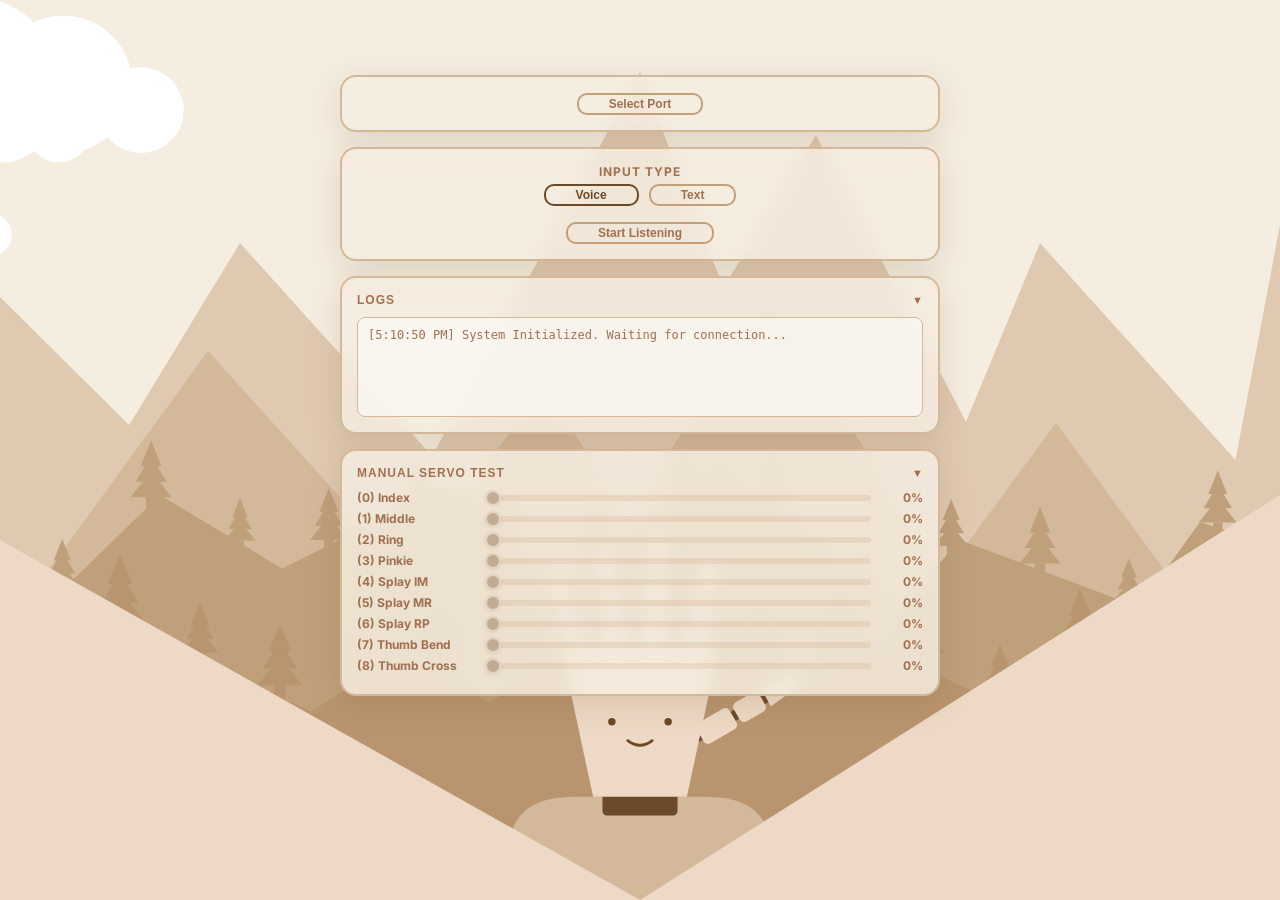
<file: speechRecognition/index.html>
<!DOCTYPE html>
<html lang="en">

<head>
  <meta charset="UTF-8" />
  <link rel="preconnect" href="https://fonts.googleapis.com" />
  <link rel="preconnect" href="https://fonts.gstatic.com" crossorigin />
  <link rel="stylesheet" href="palette.css" />
  <link rel="stylesheet" href="styles.css" />
  <link href="https://fonts.googleapis.com/css2?family=Inter:wght@400;600;700&display=swap" rel="stylesheet" />
  <title>Background</title>
</head>

<body>

  <svg id="scene-fixed" class="layer-svg" xmlns="http://www.w3.org/2000/svg" viewBox="0 0 1024 576"
    preserveAspectRatio="xMidYMid slice">
    <g id="clouds-bg">
      <!-- Cloud 1 (Medium) -->
      <g class="cloud cloud-1">
        <g transform="translate(0, 40) scale(0.8)">
          <circle cx="40" cy="50" r="30" />
          <circle cx="80" cy="35" r="45" />
          <circle cx="130" cy="40" r="40" />
          <circle cx="175" cy="55" r="25" />
        </g>
      </g>
      <!-- Cloud 2 (Smallest, Slowest) -->
      <g class="cloud cloud-2">
        <g transform="translate(0, 120) scale(0.55)">
          <circle cx="40" cy="50" r="30" />
          <circle cx="80" cy="35" r="45" />
          <circle cx="130" cy="40" r="40" />
          <circle cx="175" cy="55" r="25" />
        </g>
      </g>
    </g>
    <g id="mountains-far"></g>
    <g id="mountains-near"></g>
    <g id="mountains-mid"></g>
    <g id="trees-mid"></g>
    <g id="mountains-front"></g>
    <g id="trees-front"></g>

    <g id="clouds-fg">
      <!-- Cloud 3 (Largest, Fastest, Foreground) -->
      <g class="cloud cloud-3">
        <g transform="translate(0, 10) scale(1.1)">
          <circle cx="40" cy="50" r="30" />
          <circle cx="80" cy="35" r="45" />
          <circle cx="130" cy="40" r="40" />
          <circle cx="175" cy="55" r="25" />
        </g>
      </g>
    </g>

    <!-- Mechanical Hand Character -->
    <g id="mechanical-hand" transform="translate(512, 576) scale(0.6)">
      <!-- Shoulders -->
      <path d="M -140,0 L -140,-50 Q -140,-110 -70,-110 L 70,-110 Q 140,-110 140,-50 L 140,0 Z" fill="var(--color-4)" />

      <!-- Neck -->
      <rect x="-40" y="-130" width="80" height="40" rx="5" fill="var(--color-12)" />

      <g id="upper-hand">
        <!-- Fingers -->
        <g id="hand-fingers">
          <!-- Pinky -->
          <g transform="translate(-60, -255) rotate(-20) scale(0.75)">
            <rect x="-6" y="-100" width="12" height="120" rx="6" fill="var(--color-12)" />
            <rect x="-14" y="-35" width="28" height="45" rx="6" fill="var(--color-2)" />
            <rect x="-13" y="-75" width="26" height="35" rx="6" fill="var(--color-2)" />
            <path d="M -12,-80 L 12,-80 L 10,-100 Q 5,-130 0,-130 Q -5,-130 -10,-100 Z" fill="var(--color-2)" />
          </g>
          <!-- Ring -->
          <g transform="translate(-25, -265) rotate(-8) scale(0.9)">
            <rect x="-6" y="-100" width="12" height="120" rx="6" fill="var(--color-12)" />
            <rect x="-14" y="-35" width="28" height="45" rx="6" fill="var(--color-2)" />
            <rect x="-13" y="-75" width="26" height="35" rx="6" fill="var(--color-2)" />
            <path d="M -12,-80 L 12,-80 L 10,-100 Q 5,-130 0,-130 Q -5,-130 -10,-100 Z" fill="var(--color-2)" />
          </g>
          <!-- Middle -->
          <g transform="translate(15, -268) rotate(2) scale(1.0)">
            <rect x="-6" y="-100" width="12" height="120" rx="6" fill="var(--color-12)" />
            <rect x="-14" y="-35" width="28" height="45" rx="6" fill="var(--color-2)" />
            <rect x="-13" y="-75" width="26" height="35" rx="6" fill="var(--color-2)" />
            <path d="M -12,-80 L 12,-80 L 10,-100 Q 5,-130 0,-130 Q -5,-130 -10,-100 Z" fill="var(--color-2)" />
          </g>
          <!-- Index -->
          <g transform="translate(55, -260) rotate(12) scale(0.85)">
            <rect x="-6" y="-100" width="12" height="120" rx="6" fill="var(--color-12)" />
            <rect x="-14" y="-35" width="28" height="45" rx="6" fill="var(--color-2)" />
            <rect x="-13" y="-75" width="26" height="35" rx="6" fill="var(--color-2)" />
            <path d="M -12,-80 L 12,-80 L 10,-100 Q 5,-130 0,-130 Q -5,-130 -10,-100 Z" fill="var(--color-2)" />
          </g>
          <!-- Thumb -->
          <g transform="translate(72, -180) rotate(60) scale(0.9)">
            <rect x="-6" y="-100" width="12" height="120" rx="6" fill="var(--color-12)" />
            <rect x="-14" y="-35" width="28" height="45" rx="6" fill="var(--color-2)" />
            <rect x="-13" y="-75" width="26" height="35" rx="6" fill="var(--color-2)" />
            <path d="M -12,-80 L 12,-80 L 10,-100 Q 5,-130 0,-130 Q -5,-130 -10,-100 Z" fill="var(--color-2)" />
          </g>
        </g>

        <!-- Palm Base -->
        <path d="M -50,-110 L -80,-250 Q -85,-270 -60,-270 L 60,-270 Q 85,-270 80,-250 L 50,-110 Z" fill="var(--color-2)" />

        <!-- Face -->
        <g id="character-face">
          <!-- Eyes -->
          <circle cx="-30" cy="-190" r="4" fill="var(--color-12)" />
          <circle cx="30" cy="-190" r="4" fill="var(--color-12)" />
          <!-- Smile -->
          <path id="character-mouth" d="M -13,-170 Q 0,-160 13,-170" stroke="var(--color-12)" stroke-width="3" stroke-linecap="round" fill="none" />
        </g>
      </g>
    </g>
  </svg>

  <svg id="scene-stretch" class="layer-svg" xmlns="http://www.w3.org/2000/svg">
    <g id="ground"></g>
  </svg>

  <!-- UI Overlay -->
  <div id="ui-overlay">
    <div class="ui-panel">
      <button id="connect-btn">Select Port</button>
    </div>

    <div class="ui-panel">
      <span class="label">Input Type</span>
      <div class="toggle-group">
        <button id="mode-voice" class="active">Voice</button>
        <button id="mode-text">Text</button>
      </div>

      <!-- Voice Container -->
      <div id="voice-container" class="input-container active-container" style="margin-top: 15px;">
        <button id="toggle-listen">Start Listening</button>
      </div>

      <!-- Text Container -->
      <div id="text-container" class="input-container" style="margin-top: 15px;">
        <input type="text" id="text-input" placeholder="type..." autocomplete="off" />
      </div>
    </div>

    <!-- Logs -->
    <div class="ui-panel" id="logs-container">
      <button class="collapsible-header" id="logs-toggle" aria-expanded="true">
        <span class="label">Logs</span>
        <span class="chevron" id="logs-chevron">&#9660;</span>
      </button>
      <div class="collapsible-body" id="logs-body">
        <div id="logs"></div>
      </div>
    </div>

    <div class="ui-panel" id="servo-panel">
      <button class="collapsible-header" id="servo-toggle" aria-expanded="true">
        <span class="label">Manual Servo Test</span>
        <span class="chevron" id="servo-chevron">&#9660;</span>
      </button>
      <div class="collapsible-body" id="servo-body">
      <div id="servo-rows"></div>
      </div><!-- end servo-body -->
    </div>
  </div>

  <script src="app.js"></script>
</body>

</html>
</file>
<file: speechRecognition/palette.css>
/* Brown Color Palette */
/* Extracted from palette image — lightest to darkest */

:root {
  --color-1: #F5EDE0; /* lightest cream */
  --color-2: #EDD9C5; /* light blush beige */
  --color-3: #DFC9B0; /* warm sand */
  --color-4: #D4B89A; /* muted tan */
  --color-5: #CCB08A; /* soft caramel */
  --color-6: #BFA07A; /* medium tan */
  --color-7: #B8956E; /* golden tan */
  --color-8: #C08040; /* warm amber brown */
  --color-9: #A07050; /* medium brown */
  --color-10: #8B5E3C; /* dark saddle brown */
  --color-11: #7A5230; /* deep brown */
  --color-12: #6B4A2A; /* darkest brown */
}
</file>
<file: speechRecognition/styles.css>
* {
  margin: 0;
  padding: 0;
  box-sizing: border-box;
}

body {
  width: 100vw;
  height: 100vh;
  overflow: hidden;
  background-color: var(--color-1);
}

.layer-svg {
  display: block;
  position: absolute;
  top: 0;
  left: 0;
  width: 100vw;
  height: 100vh;
}

@keyframes floatCloudsBg {
  from {
    transform: translateX(1050px);
  }

  to {
    transform: translateX(-150px);
  }
}

@keyframes floatCloudsMid {
  from {
    transform: translateX(1100px);
  }

  to {
    transform: translateX(-250px);
  }
}

@keyframes floatCloudsFg {
  from {
    transform: translateX(1200px);
  }

  to {
    transform: translateX(-300px);
  }
}

.cloud {
  fill: #FFFFFF;
  animation-timing-function: linear;
  animation-iteration-count: infinite;
  animation-duration: 60s;
}

.cloud-1 {
  animation-name: floatCloudsMid;
  animation-delay: 0s;
}

.cloud-2 {
  animation-name: floatCloudsBg;
  animation-delay: -20s;
}

.cloud-3 {
  animation-name: floatCloudsFg;
  animation-delay: -40s;
}

#ui-overlay {
  position: absolute;
  top: 75px;
  left: 50%;
  transform: translateX(-50%);
  width: 600px;
  max-width: 90vw;
  display: flex;
  flex-direction: column;
  gap: 15px;
  font-family: 'Inter', sans-serif;
  z-index: 10;
  pointer-events: auto;
}

.ui-panel {
  background-color: rgba(245, 237, 224, 0.85);
  backdrop-filter: blur(8px);
  border: 2px solid var(--color-4);
  border-radius: 16px;
  padding: 15px;
  box-shadow: 0 8px 32px rgba(107, 74, 42, 0.15);
  text-align: center;
  color: var(--color-12);
}

button {
  background-color: transparent;
  border: 2px solid var(--color-6);
  color: var(--color-9);
  border-radius: 10px;
  padding: 2px 30px;
  font-size: 12px;
  font-weight: bold;
  cursor: pointer;
  transition: all 0.3s ease;
  outline: none;
}

button:hover {
  border-color: var(--color-10);
  color: var(--color-10);
  box-shadow: 0 4px 10px rgba(139, 94, 60, 0.15);
}

button.active {
  background-color: transparent;
  border-color: var(--color-12);
  color: var(--color-12);
}

.toggle-group {
  display: flex;
  justify-content: center;
  gap: 10px;
  margin-top: 5px;
}

.input-container {
  display: none;
}

.input-container.active-container {
  display: block;
}

#text-input {
  width: 100%;
  background-color: var(--color-1);
  border: 2px solid var(--color-4);
  color: var(--color-12);
  border-radius: 12px;
  padding: 10px;
  font-size: 14px;
  outline: none;
}

#text-input:focus {
  border-color: var(--color-9);
}

.label {
  font-size: 12px;
  text-transform: uppercase;
  letter-spacing: 1px;
  font-weight: bold;
  color: var(--color-9);
  display: block;
  margin-bottom: 5px;
}

#logs-container {
  text-align: left;
}

#logs {
  background-color: rgba(255, 255, 255, 0.5);
  border: 1px solid var(--color-4);
  border-radius: 8px;
  padding: 10px;
  height: 100px;
  overflow-y: auto;
  font-family: monospace;
  font-size: 12px;
  color: var(--color-12);
}

.log-msg {
  margin-bottom: 4px;
}

.log-sys {
  color: var(--color-9);
}

.log-data {
  color: var(--color-11);
  font-weight: bold;
}

.log-err {
  color: var(--color-8);
}

#servo-panel {
  text-align: left;
}

.servo-row {
  display: grid;
  grid-template-columns: 120px 1fr 44px;
  gap: 8px;
  align-items: center;
  margin-bottom: 6px;
}

.servo-row label {
  font-size: 12px;
  font-weight: bold;
  color: var(--color-9);
}

.servo-row input[type="range"] {
  width: 100%;
}

.servo-value {
  font-size: 12px;
  font-weight: bold;
  text-align: right;
  color: var(--color-9);
}

input[type="range"] {
  -webkit-appearance: none;
  appearance: none;
  height: 6px;
  border-radius: 99px;
  background: linear-gradient(to right, var(--color-9) 0%, var(--color-9) var(--val, 0%), var(--color-4) var(--val, 0%), var(--color-4) 100%);
  outline: none;
  cursor: pointer;
  transition: opacity 0.2s ease;
}

input[type="range"]:disabled {
  opacity: 0.35;
  cursor: not-allowed;
}

/* Webkit thumb */
input[type="range"]::-webkit-slider-thumb {
  -webkit-appearance: none;
  appearance: none;
  width: 16px;
  height: 16px;
  border-radius: 50%;
  background: var(--color-12);
  border: 2px solid var(--color-4);
  box-shadow: 0 1px 4px rgba(107, 74, 42, 0.25);
  transition: transform 0.15s ease, box-shadow 0.15s ease;
}

input[type="range"]:not(:disabled)::-webkit-slider-thumb:hover {
  transform: scale(1.2);
  box-shadow: 0 0 0 4px rgba(160, 112, 80, 0.2);
}

input[type="range"]:not(:disabled):active::-webkit-slider-thumb {
  transform: scale(1.15);
  box-shadow: 0 0 0 6px rgba(160, 112, 80, 0.25);
}

/* Firefox thumb */
input[type="range"]::-moz-range-thumb {
  width: 16px;
  height: 16px;
  border-radius: 50%;
  background: var(--color-12);
  border: 2px solid var(--color-4);
  box-shadow: 0 1px 4px rgba(107, 74, 42, 0.25);
  cursor: pointer;
  transition: transform 0.15s ease, box-shadow 0.15s ease;
}

input[type="range"]:not(:disabled)::-moz-range-thumb:hover {
  transform: scale(1.2);
  box-shadow: 0 0 0 4px rgba(160, 112, 80, 0.2);
}

.collapsible-header {
  display: flex;
  justify-content: space-between;
  align-items: center;
  width: 100%;
  background: none;
  border: none;
  padding: 0;
  cursor: pointer;
  margin-bottom: 0;
}

.collapsible-header:hover {
  border-color: transparent;
  box-shadow: none;
}

.collapsible-header .label {
  margin-bottom: 0;
}

.chevron {
  font-size: 11px;
  color: var(--color-9);
  transition: transform 0.25s ease;
  display: inline-block;
}

.chevron.collapsed {
  transform: rotate(-90deg);
}

.collapsible-body {
  overflow: hidden;
  max-height: 600px;
  transition: max-height 0.3s ease, opacity 0.25s ease, margin-top 0.25s ease;
  opacity: 1;
  margin-top: 10px;
}

.collapsible-body.collapsed {
  max-height: 0;
  opacity: 0;
  margin-top: 0;
}
</file>
